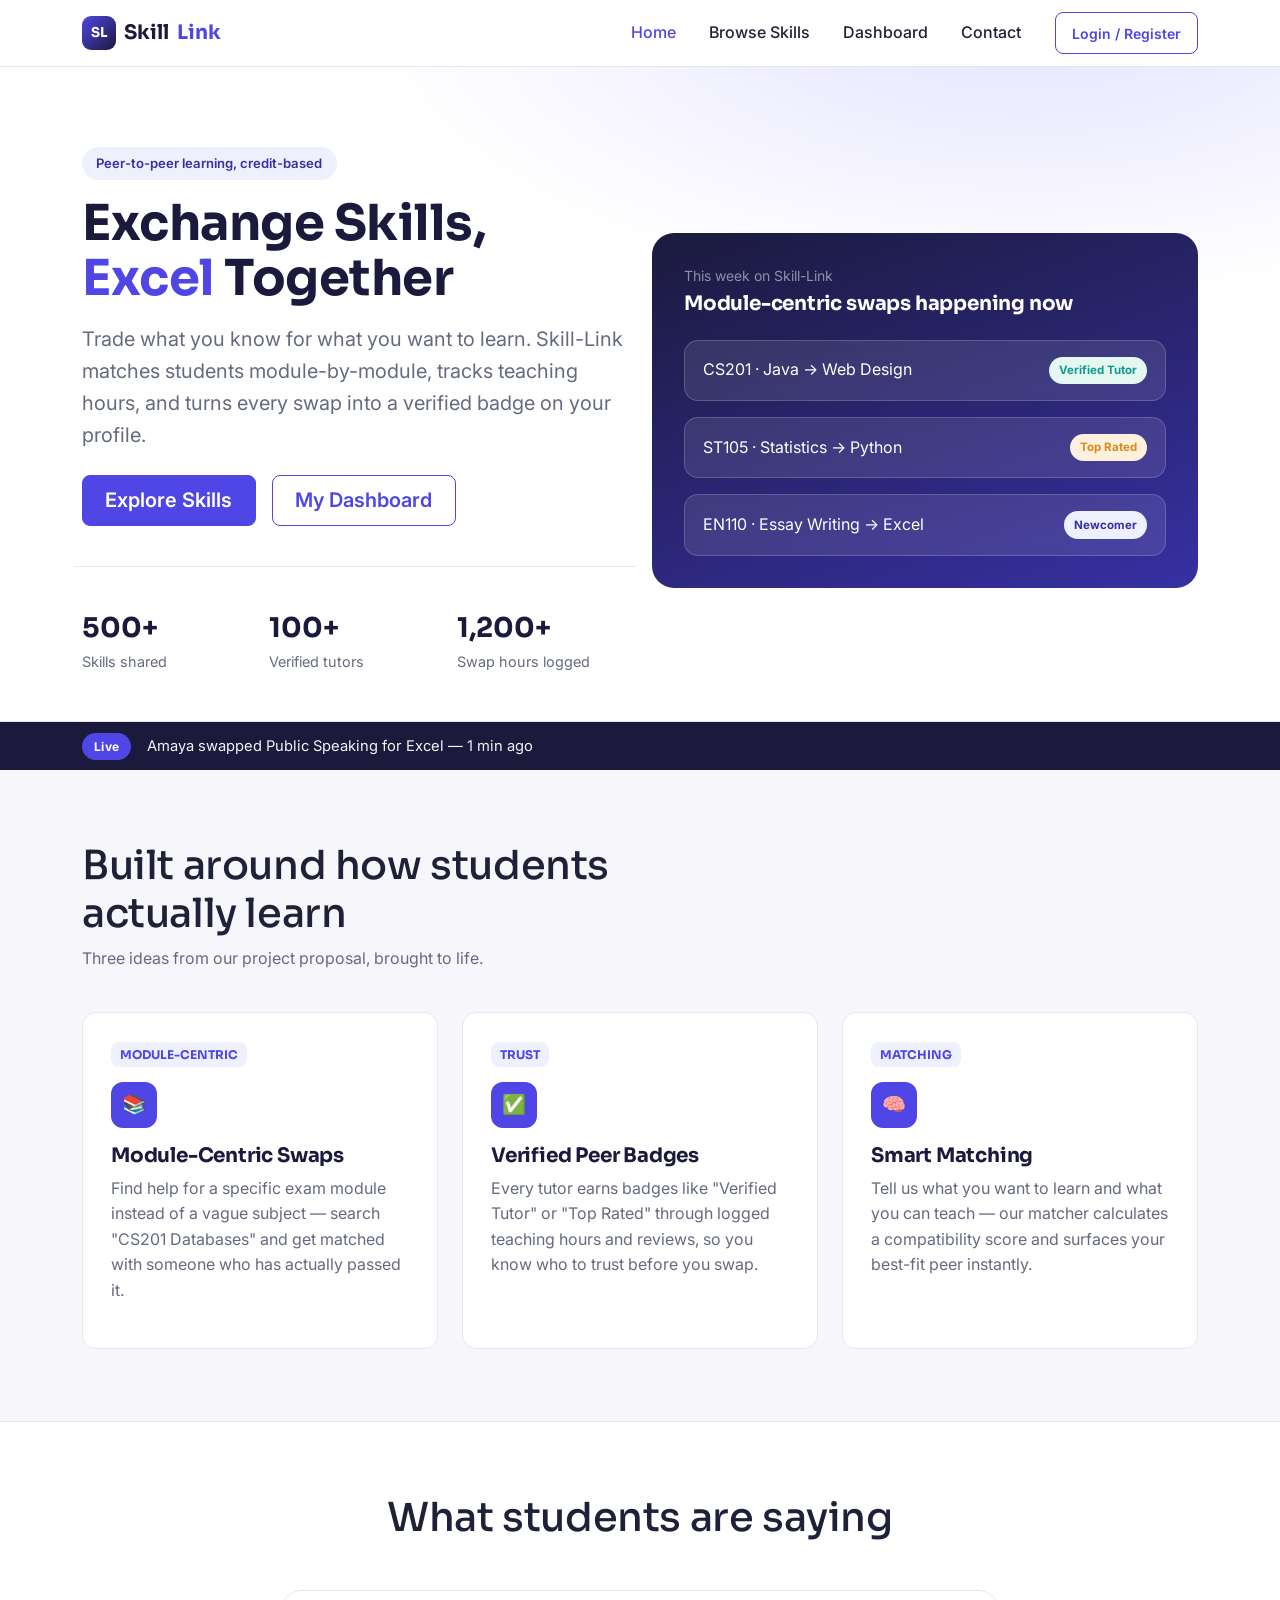
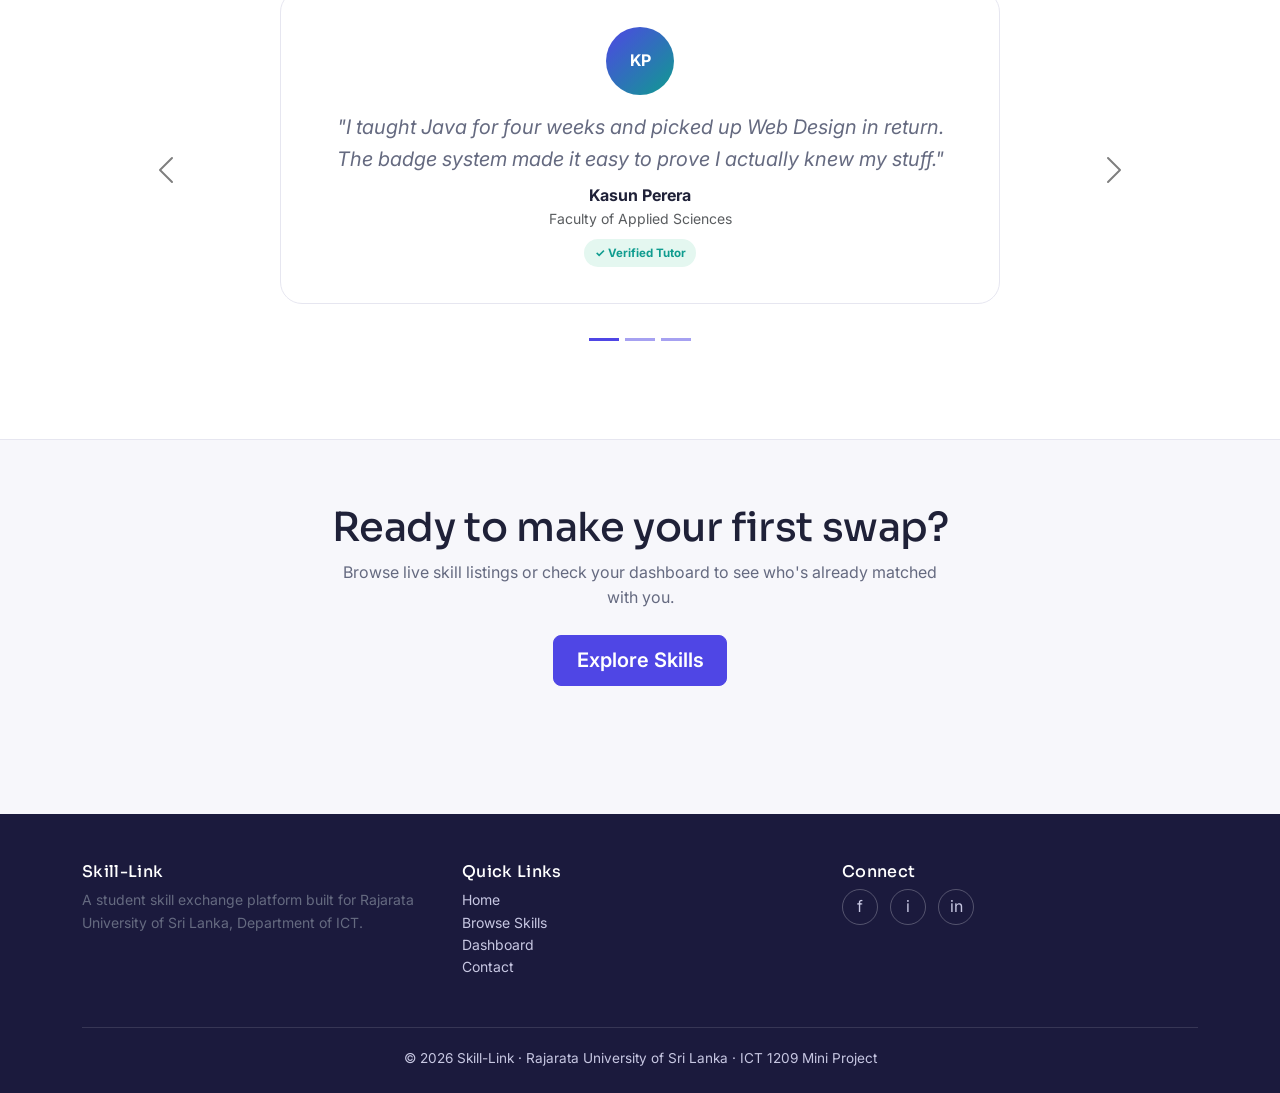
<file: index.html>
<!DOCTYPE html>
<html lang="en">
<head>
<meta charset="UTF-8">
<meta name="viewport" content="width=device-width, initial-scale=1.0">
<title>Skill-Link | Exchange Skills, Excel Together</title>
<meta name="description" content="Skill-Link is a peer-to-peer skill exchange platform for university students.">

<link href="https://fonts.googleapis.com/css2?family=Sora:wght@600;700;800&family=Inter:wght@400;500;600&display=swap" rel="stylesheet">
<link href="https://cdn.jsdelivr.net/npm/bootstrap@5.3.3/dist/css/bootstrap.min.css" rel="stylesheet">
<link rel="stylesheet" href="css/style.css">
</head>
<body>

<nav class="navbar navbar-expand-lg sticky-top navbar-custom">
  <div class="container">
    <a class="navbar-brand" href="index.html"><span class="brand-mark">SL</span>Skill<span class="brand-accent">Link</span></a>
    <button class="navbar-toggler" type="button" data-bs-toggle="collapse" data-bs-target="#navMain" aria-controls="navMain" aria-expanded="false" aria-label="Toggle navigation">
      <span class="navbar-toggler-icon"></span>
    </button>
    <div class="collapse navbar-collapse" id="navMain">
      <ul class="navbar-nav ms-auto align-items-lg-center gap-lg-1">
        <li class="nav-item"><a class="nav-link" href="index.html">Home</a></li>
        <li class="nav-item"><a class="nav-link" href="skills.php">Browse Skills</a></li>
        <li class="nav-item"><a class="nav-link" href="dashboard.php">Dashboard</a></li>
        <li class="nav-item"><a class="nav-link" href="contact.php">Contact</a></li>
        <li class="nav-item ms-lg-3"><a class="btn btn-outline-primary-custom btn-sm px-3" href="login.php">Login / Register</a></li>
      </ul>
    </div>
  </div>
</nav>

<header class="hero">
  <div class="container">
    <div class="row align-items-center gy-5">
      <div class="col-lg-6">
        <span class="eyebrow-badge">Peer-to-peer learning, credit-based</span>
        <h1>Exchange Skills, <span style="color:var(--primary)">Excel</span> Together</h1>
        <p class="fs-5 mt-3">Trade what you know for what you want to learn. Skill-Link matches students module-by-module, tracks teaching hours, and turns every swap into a verified badge on your profile.</p>
        <div class="d-flex flex-wrap gap-3 mt-4">
          <a href="skills.php" class="btn btn-primary-custom btn-lg">Explore Skills</a>
          <a href="dashboard.php" class="btn btn-outline-primary-custom btn-lg">My Dashboard</a>
        </div>

        <div class="row stat-strip g-3">
          <div class="col-6 col-sm-4">
            <div class="stat-num">500+</div>
            <div class="stat-label">Skills shared</div>
          </div>
          <div class="col-6 col-sm-4">
            <div class="stat-num">100+</div>
            <div class="stat-label">Verified tutors</div>
          </div>
          <div class="col-6 col-sm-4">
            <div class="stat-num">1,200+</div>
            <div class="stat-label">Swap hours logged</div>
          </div>
        </div>
      </div>

      <div class="col-lg-6">
        <div class="hero-visual">
          <p class="text-white-50 small mb-1">This week on Skill-Link</p>
          <h5 class="text-white mb-4">Module-centric swaps happening now</h5>
          <div class="d-flex flex-column gap-3">
            <div class="float-card d-flex justify-content-between align-items-center">
              <span>CS201 &middot; Java &rarr; Web Design</span>
              <span class="skill-badge badge-verified">Verified Tutor</span>
            </div>
            <div class="float-card d-flex justify-content-between align-items-center">
              <span>ST105 &middot; Statistics &rarr; Python</span>
              <span class="skill-badge badge-top">Top Rated</span>
            </div>
            <div class="float-card d-flex justify-content-between align-items-center">
              <span>EN110 &middot; Essay Writing &rarr; Excel</span>
              <span class="skill-badge badge-newcomer">Newcomer</span>
            </div>
          </div>
        </div>
      </div>
    </div>
  </div>
</header>

<div class="ticker-bar">
  <div class="container d-flex align-items-center gap-3">
    <span class="ticker-label">Live</span>
    <span id="tickerText" class="ticker-fade">Loading recent swaps &hellip;</span>
  </div>
</div>

<section class="py-5" id="features">
  <div class="container py-4">
    <div class="row mb-4">
      <div class="col-lg-7">
        <h2 class="h1">Built around how students actually learn</h2>
        <p>Three ideas from our project proposal, brought to life.</p>
      </div>
    </div>
    <div class="row g-4">
      <div class="col-md-4">
        <div class="feature-card">
          <span class="module-chip">MODULE-CENTRIC</span>
          <div class="feature-icon">&#128218;</div>
          <h5>Module-Centric Swaps</h5>
          <p>Find help for a specific exam module instead of a vague subject &mdash; search "CS201 Databases" and get matched with someone who has actually passed it.</p>
        </div>
      </div>
      <div class="col-md-4">
        <div class="feature-card">
          <span class="module-chip">TRUST</span>
          <div class="feature-icon">&#9989;</div>
          <h5>Verified Peer Badges</h5>
          <p>Every tutor earns badges like "Verified Tutor" or "Top Rated" through logged teaching hours and reviews, so you know who to trust before you swap.</p>
        </div>
      </div>
      <div class="col-md-4">
        <div class="feature-card">
          <span class="module-chip">MATCHING</span>
          <div class="feature-icon">&#129504;</div>
          <h5>Smart Matching</h5>
          <p>Tell us what you want to learn and what you can teach &mdash; our matcher calculates a compatibility score and surfaces your best-fit peer instantly.</p>
        </div>
      </div>
    </div>
  </div>
</section>

<section class="py-5" style="background:var(--surface); border-top:1px solid var(--border); border-bottom:1px solid var(--border);">
  <div class="container py-4">
    <h2 class="h1 text-center mb-5">What students are saying</h2>

    <div id="testimonialCarousel" class="carousel slide" data-bs-ride="carousel" data-bs-interval="4500">
      <div class="carousel-inner">
        <div class="carousel-item active">
          <div class="testimonial-card">
            <div class="avatar-ring">KP</div>
            <p class="fst-italic fs-5 mb-2">"I taught Java for four weeks and picked up Web Design in return. The badge system made it easy to prove I actually knew my stuff."</p>
            <strong>Kasun Perera</strong>
            <div class="text-muted small mb-2">Faculty of Applied Sciences</div>
            <span class="skill-badge badge-verified">&#10003; Verified Tutor</span>
          </div>
        </div>
        <div class="carousel-item">
          <div class="testimonial-card">
            <div class="avatar-ring">NR</div>
            <p class="fst-italic fs-5 mb-2">"The Smart Matcher found me a Python tutor in under a minute. Way faster than posting on a group chat and hoping someone replies."</p>
            <strong>Nimali Rathnayake</strong>
            <div class="text-muted small mb-2">Faculty of Management</div>
            <span class="skill-badge badge-top">Top Rated</span>
          </div>
        </div>
        <div class="carousel-item">
          <div class="testimonial-card">
            <div class="avatar-ring">DF</div>
            <p class="fst-italic fs-5 mb-2">"I was nervous about tutoring for the first time. Logging my hours toward a badge kept me motivated to actually show up."</p>
            <strong>Dinuka Fernando</strong>
            <div class="text-muted small mb-2">Faculty of Applied Sciences</div>
            <span class="skill-badge badge-verified">&#10003; Verified Tutor</span>
          </div>
        </div>
      </div>
      <button class="carousel-control-prev" type="button" data-bs-target="#testimonialCarousel" data-bs-slide="prev">
        <span class="carousel-control-prev-icon" style="filter:invert(1) grayscale(1)" aria-hidden="true"></span>
        <span class="visually-hidden">Previous</span>
      </button>
      <button class="carousel-control-next" type="button" data-bs-target="#testimonialCarousel" data-bs-slide="next">
        <span class="carousel-control-next-icon" style="filter:invert(1) grayscale(1)" aria-hidden="true"></span>
        <span class="visually-hidden">Next</span>
      </button>
      <div class="carousel-indicators" style="position:static; margin-top:1.5rem;">
        <button type="button" data-bs-target="#testimonialCarousel" data-bs-slide-to="0" class="active" style="background-color:var(--primary)"></button>
        <button type="button" data-bs-target="#testimonialCarousel" data-bs-slide-to="1" style="background-color:var(--primary)"></button>
        <button type="button" data-bs-target="#testimonialCarousel" data-bs-slide-to="2" style="background-color:var(--primary)"></button>
      </div>
    </div>
  </div>
</section>

<section class="py-5">
  <div class="container py-3 text-center">
    <h2 class="h1">Ready to make your first swap?</h2>
    <p class="mx-auto">Browse live skill listings or check your dashboard to see who's already matched with you.</p>
    <a href="skills.php" class="btn btn-primary-custom btn-lg mt-2">Explore Skills</a>
  </div>
</section>

<footer class="site-footer">
  <div class="container">
    <div class="row g-4">
      <div class="col-md-4">
        <h6 class="mb-2">Skill-Link</h6>
        <p class="small mb-0">A student skill exchange platform built for Rajarata University of Sri Lanka, Department of ICT.</p>
      </div>
      <div class="col-md-4">
        <h6 class="mb-2">Quick Links</h6>
        <ul class="list-unstyled small">
          <li><a href="index.html">Home</a></li>
          <li><a href="skills.php">Browse Skills</a></li>
          <li><a href="dashboard.php">Dashboard</a></li>
          <li><a href="contact.php">Contact</a></li>
        </ul>
      </div>
      <div class="col-md-4">
        <h6 class="mb-2">Connect</h6>
        <div class="footer-social">
          <a href="#" aria-label="Facebook">f</a>
          <a href="#" aria-label="Instagram">i</a>
          <a href="#" aria-label="LinkedIn">in</a>
        </div>
      </div>
    </div>
    <div class="footer-bottom text-center">
      &copy; 2026 Skill-Link &middot; Rajarata University of Sri Lanka &middot; ICT 1209 Mini Project
    </div>
  </div>
</footer>

<script src="https://cdn.jsdelivr.net/npm/bootstrap@5.3.3/dist/js/bootstrap.bundle.min.js"></script>
<script src="js/script.js"></script>
</body>
</html>
</file>
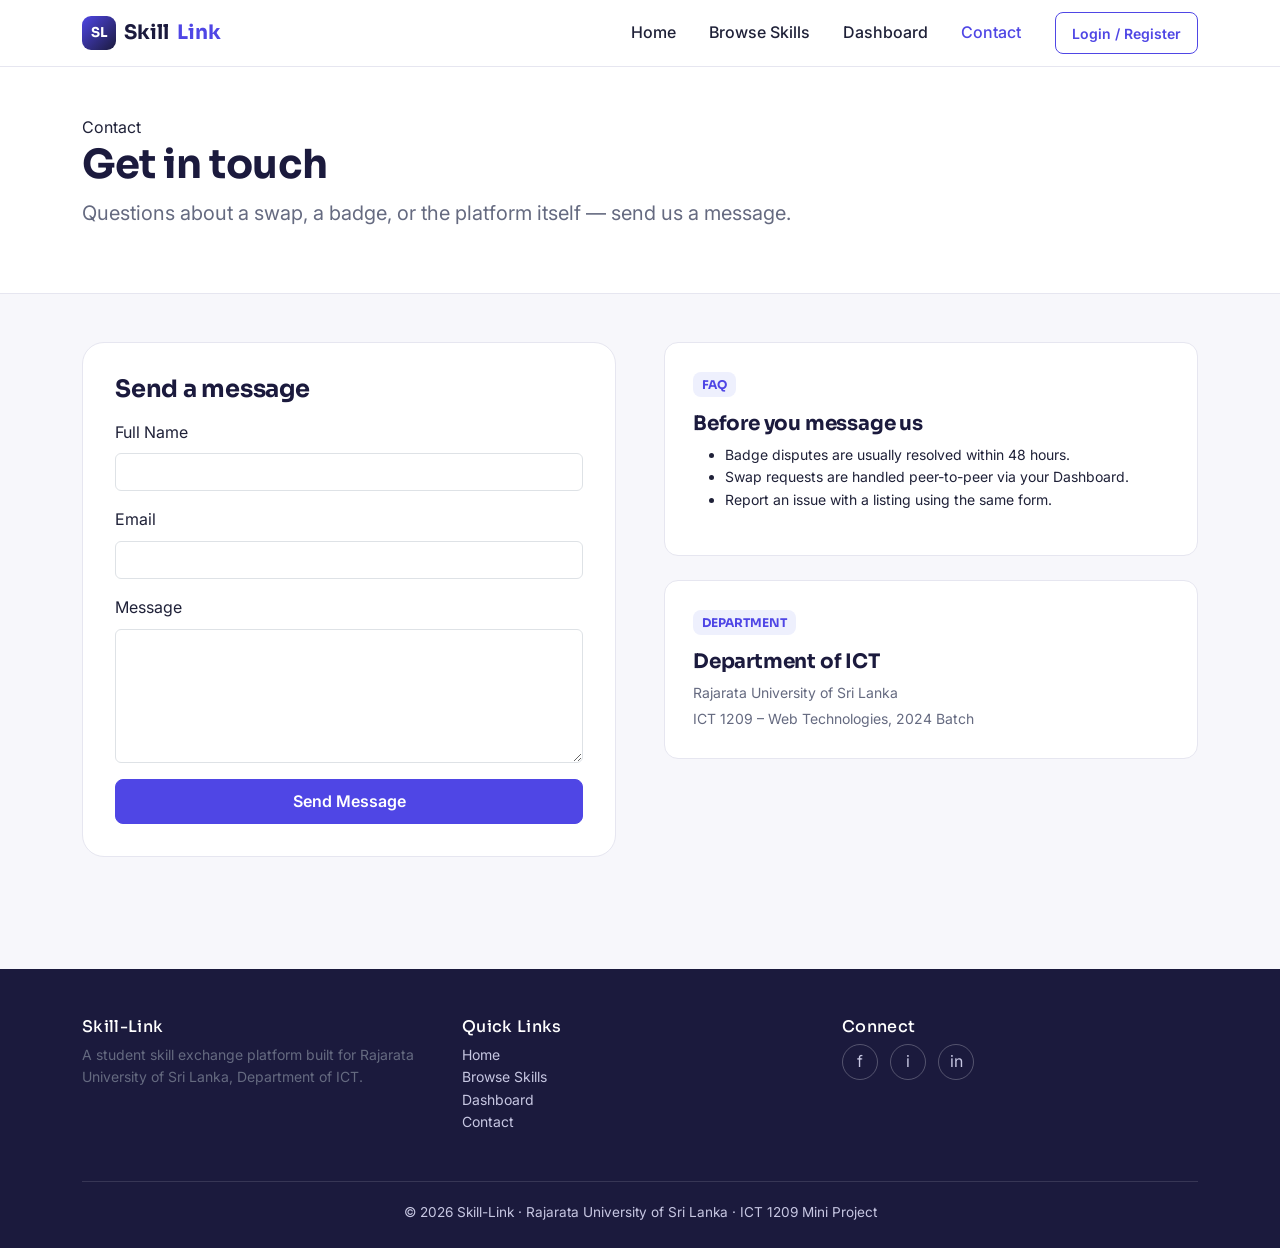
<file: contact.html>
<!DOCTYPE html>
<html lang="en">
<head>
<meta charset="UTF-8">
<meta name="viewport" content="width=device-width, initial-scale=1.0">
<title>Contact | Skill-Link</title>

<link href="https://fonts.googleapis.com/css2?family=Sora:wght@600;700;800&family=Inter:wght@400;500;600&display=swap" rel="stylesheet">
<link href="https://cdn.jsdelivr.net/npm/bootstrap@5.3.3/dist/css/bootstrap.min.css" rel="stylesheet">
<link rel="stylesheet" href="css/style.css">
</head>
<body>

<nav class="navbar navbar-expand-lg sticky-top navbar-custom">
  <div class="container">
    <a class="navbar-brand" href="index.html"><span class="brand-mark">SL</span>Skill<span class="brand-accent">Link</span></a>
    <button class="navbar-toggler" type="button" data-bs-toggle="collapse" data-bs-target="#navMain" aria-controls="navMain" aria-expanded="false" aria-label="Toggle navigation">
      <span class="navbar-toggler-icon"></span>
    </button>
    <div class="collapse navbar-collapse" id="navMain">
      <ul class="navbar-nav ms-auto align-items-lg-center gap-lg-1">
        <li class="nav-item"><a class="nav-link" href="index.html">Home</a></li>
        <li class="nav-item"><a class="nav-link" href="skills.html">Browse Skills</a></li>
        <li class="nav-item"><a class="nav-link" href="dashboard.html">Dashboard</a></li>
        <li class="nav-item"><a class="nav-link" href="contact.html">Contact</a></li>
        <li class="nav-item ms-lg-3"><a class="btn btn-outline-primary-custom btn-sm px-3" href="login.html">Login / Register</a></li>
      </ul>
    </div>
  </div>
</nav>

<header class="py-5" style="background:var(--surface); border-bottom:1px solid var(--border);">
  <div class="container">
    <span class="eyebrow-badge">Contact</span>
    <h1 class="mb-2">Get in touch</h1>
    <p class="fs-5">Questions about a swap, a badge, or the platform itself &mdash; send us a message.</p>
  </div>
</header>

<div class="container py-5">
  <div class="row g-5">
    <div class="col-lg-6">
      <div class="form-panel">
        <h4 class="mb-3">Send a message</h4>
        <form id="contactForm" novalidate>
          <div class="mb-3">
            <label for="contactName" class="form-label">Full Name</label>
            <input type="text" class="form-control" id="contactName" required>
            <div class="field-error" id="contactNameError">Please enter your full name (at least 2 characters).</div>
          </div>
          <div class="mb-3">
            <label for="contactEmail" class="form-label">Email</label>
            <input type="email" class="form-control" id="contactEmail" required>
            <div class="field-error" id="contactEmailError">Please enter a valid email address.</div>
          </div>
          <div class="mb-3">
            <label for="contactMessage" class="form-label">Message</label>
            <textarea class="form-control" id="contactMessage" rows="5" required></textarea>
            <div class="field-error" id="contactMessageError">Your message should be at least 10 characters.</div>
          </div>
          <div id="contactSuccess" class="alert alert-success py-2 small d-none">Thanks &mdash; your message has been sent. We'll reply to your email soon.</div>
          <button type="submit" class="btn btn-primary-custom w-100">Send Message</button>
        </form>
      </div>
    </div>

    <div class="col-lg-6">
      <div class="feature-card h-auto">
        <span class="module-chip">FAQ</span>
        <h5>Before you message us</h5>
        <ul class="small">
          <li>Badge disputes are usually resolved within 48 hours.</li>
          <li>Swap requests are handled peer-to-peer via your Dashboard.</li>
          <li>Report an issue with a listing using the same form.</li>
        </ul>
      </div>
      <div class="feature-card h-auto mt-4">
        <span class="module-chip">DEPARTMENT</span>
        <h5>Department of ICT</h5>
        <p class="small mb-1">Rajarata University of Sri Lanka</p>
        <p class="small mb-0">ICT 1209 &ndash; Web Technologies, 2024 Batch</p>
      </div>
    </div>
  </div>
</div>

<footer class="site-footer">
  <div class="container">
    <div class="row g-4">
      <div class="col-md-4">
        <h6 class="mb-2">Skill-Link</h6>
        <p class="small mb-0">A student skill exchange platform built for Rajarata University of Sri Lanka, Department of ICT.</p>
      </div>
      <div class="col-md-4">
        <h6 class="mb-2">Quick Links</h6>
        <ul class="list-unstyled small">
          <li><a href="index.html">Home</a></li>
          <li><a href="skills.html">Browse Skills</a></li>
          <li><a href="dashboard.html">Dashboard</a></li>
          <li><a href="contact.html">Contact</a></li>
        </ul>
      </div>
      <div class="col-md-4">
        <h6 class="mb-2">Connect</h6>
        <div class="footer-social">
          <a href="#" aria-label="Facebook">f</a>
          <a href="#" aria-label="Instagram">i</a>
          <a href="#" aria-label="LinkedIn">in</a>
        </div>
      </div>
    </div>
    <div class="footer-bottom text-center">
      &copy; 2026 Skill-Link &middot; Rajarata University of Sri Lanka &middot; ICT 1209 Mini Project
    </div>
  </div>
</footer>

<script src="https://cdn.jsdelivr.net/npm/bootstrap@5.3.3/dist/js/bootstrap.bundle.min.js"></script>
<script src="js/script.js"></script>
</body>
</html>
</file>
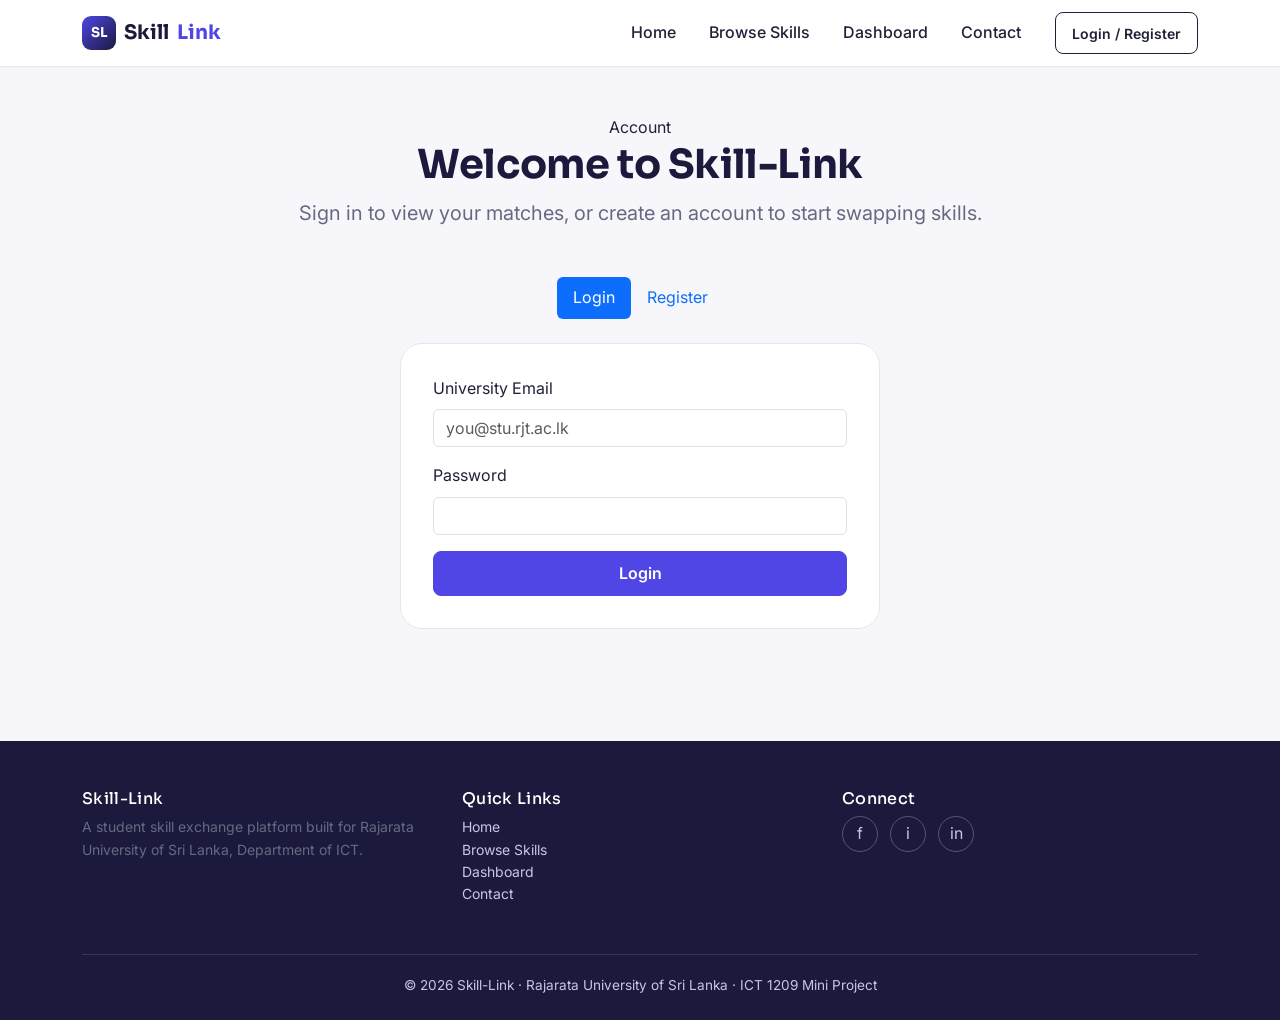
<file: login.html>
<!DOCTYPE html>
<html lang="en">
<head>
<meta charset="UTF-8">
<meta name="viewport" content="width=device-width, initial-scale=1.0">
<title>Login / Register | Skill-Link</title>

<link href="https://fonts.googleapis.com/css2?family=Sora:wght@600;700;800&family=Inter:wght@400;500;600&display=swap" rel="stylesheet">
<link href="https://cdn.jsdelivr.net/npm/bootstrap@5.3.3/dist/css/bootstrap.min.css" rel="stylesheet">
<link rel="stylesheet" href="css/style.css">
</head>
<body>

<nav class="navbar navbar-expand-lg sticky-top navbar-custom">
  <div class="container">
    <a class="navbar-brand" href="index.html"><span class="brand-mark">SL</span>Skill<span class="brand-accent">Link</span></a>
    <button class="navbar-toggler" type="button" data-bs-toggle="collapse" data-bs-target="#navMain" aria-controls="navMain" aria-expanded="false" aria-label="Toggle navigation">
      <span class="navbar-toggler-icon"></span>
    </button>
    <div class="collapse navbar-collapse" id="navMain">
      <ul class="navbar-nav ms-auto align-items-lg-center gap-lg-1">
        <li class="nav-item"><a class="nav-link" href="index.html">Home</a></li>
        <li class="nav-item"><a class="nav-link" href="skills.html">Browse Skills</a></li>
        <li class="nav-item"><a class="nav-link" href="dashboard.html">Dashboard</a></li>
        <li class="nav-item"><a class="nav-link" href="contact.html">Contact</a></li>
        <li class="nav-item ms-lg-3"><a class="btn btn-outline-primary-custom btn-sm px-3 active" href="login.html">Login / Register</a></li>
      </ul>
    </div>
  </div>
</nav>

<div class="container py-5">
  <div class="row justify-content-center">
    <div class="col-lg-10">
      <div class="text-center mb-5">
        <span class="eyebrow-badge">Account</span>
        <h1>Welcome to Skill-Link</h1>
        <p class="fs-5 mx-auto">Sign in to view your matches, or create an account to start swapping skills.</p>
      </div>

      <ul class="nav nav-pills justify-content-center mb-4" id="authTabs" role="tablist">
        <li class="nav-item" role="presentation">
          <button class="nav-link active" id="login-tab" data-bs-toggle="pill" data-bs-target="#loginPane" type="button" role="tab">Login</button>
        </li>
        <li class="nav-item" role="presentation">
          <button class="nav-link" id="register-tab" data-bs-toggle="pill" data-bs-target="#registerPane" type="button" role="tab">Register</button>
        </li>
      </ul>

      <div class="tab-content">
        <div class="tab-pane fade show active" id="loginPane" role="tabpanel">
          <div class="form-panel mx-auto" style="max-width:480px;">
            <form id="loginForm" novalidate>
              <div class="mb-3">
                <label for="loginEmail" class="form-label">University Email</label>
                <input type="email" class="form-control" id="loginEmail" placeholder="you@stu.rjt.ac.lk" required>
              </div>
              <div class="mb-3">
                <label for="loginPassword" class="form-label">Password</label>
                <input type="password" class="form-control" id="loginPassword" required>
              </div>
              <div id="loginMsg" class="small mb-2"></div>
              <button type="submit" class="btn btn-primary-custom w-100">Login</button>
            </form>
          </div>
        </div>

        <div class="tab-pane fade" id="registerPane" role="tabpanel">
          <div class="form-panel mx-auto" style="max-width:480px;">
            <form id="registerForm" novalidate>
              <div class="mb-3">
                <label for="registerName" class="form-label">Full Name</label>
                <input type="text" class="form-control" id="registerName" required>
              </div>
              <div class="mb-3">
                <label for="registerEmail" class="form-label">University Email</label>
                <input type="email" class="form-control" id="registerEmail" required>
              </div>
              <div class="mb-3">
                <label for="registerPassword" class="form-label">Password</label>
                <input type="password" class="form-control" id="registerPassword" minlength="6" required>
              </div>
              <div id="registerMsg" class="small mb-2"></div>
              <button type="submit" class="btn btn-primary-custom w-100">Get Started</button>
            </form>
          </div>
        </div>
      </div>
    </div>
  </div>
</div>

<footer class="site-footer">
  <div class="container">
    <div class="row g-4">
      <div class="col-md-4">
        <h6 class="mb-2">Skill-Link</h6>
        <p class="small mb-0">A student skill exchange platform built for Rajarata University of Sri Lanka, Department of ICT.</p>
      </div>
      <div class="col-md-4">
        <h6 class="mb-2">Quick Links</h6>
        <ul class="list-unstyled small">
          <li><a href="index.html">Home</a></li>
          <li><a href="skills.html">Browse Skills</a></li>
          <li><a href="dashboard.html">Dashboard</a></li>
          <li><a href="contact.html">Contact</a></li>
        </ul>
      </div>
      <div class="col-md-4">
        <h6 class="mb-2">Connect</h6>
        <div class="footer-social">
          <a href="#" aria-label="Facebook">f</a>
          <a href="#" aria-label="Instagram">i</a>
          <a href="#" aria-label="LinkedIn">in</a>
        </div>
      </div>
    </div>
    <div class="footer-bottom text-center">
      &copy; 2026 Skill-Link &middot; Rajarata University of Sri Lanka &middot; ICT 1209 Mini Project
    </div>
  </div>
</footer>

<script src="https://cdn.jsdelivr.net/npm/bootstrap@5.3.3/dist/js/bootstrap.bundle.min.js"></script>
<script src="js/script.js"></script>
</body>
</html>
</file>
<file: css/style.css>
:root {
  --primary: #4f46e5;
  --primary-dark: #3730a3;
  --primary-light: #eef0fd;
  --navy: #1b1a3d;
  --navy-soft: #262456;
  --teal: #0f9c8f;
  --amber: #d98a1f;
  --bg: #f7f7fb;
  --surface: #ffffff;
  --text: #1f2138;
  --text-muted: #656a80;
  --border: #e6e6f0;
  --radius-sm: 8px;
  --radius-md: 14px;
  --radius-lg: 22px;
  --shadow: 0 10px 30px -18px rgba(27, 26, 61, 0.35);
  --font-head: "Sora", "Segoe UI", sans-serif;
  --font-body: "Inter", "Segoe UI", sans-serif;
}

* { box-sizing: border-box; }

html { scroll-behavior: smooth; }

body {
  font-family: var(--font-body);
  color: var(--text);
  background: var(--bg);
  line-height: 1.6;
}

h1, h2, h3, h4, h5, .display-headline {
  font-family: var(--font-head);
  color: var(--navy);
  font-weight: 700;
  letter-spacing: -0.01em;
}

p { color: var(--text-muted); max-width: 62ch; }

a { color: var(--primary); text-decoration: none; }
a:hover { color: var(--primary-dark); }

.container-narrow { max-width: 1140px; margin: 0 auto; }

.btn-primary-custom {
  background: var(--primary);
  border: 1px solid var(--primary);
  color: #fff;
  border-radius: var(--radius-sm);
  padding: 0.6rem 1.4rem;
  font-weight: 600;
  transition: background 0.15s ease, transform 0.15s ease;
}
.btn-primary-custom:hover { background: var(--primary-dark); color: #fff; transform: translateY(-1px); }

.btn-outline-primary-custom {
  background: transparent;
  border: 1px solid var(--primary);
  color: var(--primary);
  border-radius: var(--radius-sm);
  padding: 0.6rem 1.4rem;
  font-weight: 600;
  transition: all 0.15s ease;
}
.btn-outline-primary-custom:hover { background: var(--primary); color: #fff; }

.btn-navy {
  background: var(--navy);
  border: 1px solid var(--navy);
  color: #fff;
  border-radius: var(--radius-sm);
  font-weight: 600;
}
.btn-navy:hover { background: #100f28; color: #fff; }

.navbar-custom {
  background: rgba(255, 255, 255, 0.92);
  backdrop-filter: blur(8px);
  border-bottom: 1px solid var(--border);
  padding-top: 0.7rem;
  padding-bottom: 0.7rem;
}
.navbar-brand {
  font-family: var(--font-head);
  font-weight: 700;
  font-size: 1.25rem;
  color: var(--navy);
  display: flex;
  align-items: center;
  gap: 0.5rem;
}
.brand-mark {
  display: inline-grid;
  place-items: center;
  width: 34px; height: 34px;
  border-radius: 9px;
  background: linear-gradient(135deg, var(--primary), var(--navy));
  color: #fff;
  font-size: 0.85rem;
  font-weight: 700;
}
.brand-accent { color: var(--primary); }
.navbar-custom .nav-link {
  color: var(--text);
  font-weight: 500;
  padding: 0.5rem 0.9rem !important;
  border-radius: var(--radius-sm);
}
.navbar-custom .nav-link:hover,
.navbar-custom .nav-link.active { color: var(--primary); }

.site-footer {
  background: var(--navy);
  color: #c7c7e2;
  padding: 3rem 0 1.5rem;
  margin-top: 4rem;
}
.site-footer h6 { color: #fff; font-family: var(--font-head); letter-spacing: 0.02em; }
.site-footer a { color: #c7c7e2; }
.site-footer a:hover { color: #fff; }
.footer-social a {
  display: inline-grid; place-items: center;
  width: 36px; height: 36px;
  border-radius: 50%;
  border: 1px solid rgba(255,255,255,0.25);
  margin-right: 0.5rem;
}
.footer-bottom { border-top: 1px solid rgba(255,255,255,0.12); margin-top: 2rem; padding-top: 1.25rem; font-size: 0.85rem; }

.hero {
  background: radial-gradient(1100px 500px at 80% -10%, #e4e2ff 0%, transparent 60%), var(--surface);
  padding: 5rem 0 3rem;
  border-bottom: 1px solid var(--border);
}
.hero .eyebrow-badge {
  display: inline-block;
  background: var(--primary-light);
  color: var(--primary-dark);
  border-radius: 999px;
  padding: 0.35rem 0.9rem;
  font-size: 0.82rem;
  font-weight: 600;
  margin-bottom: 1rem;
}
.hero h1 { font-size: clamp(2.1rem, 4vw, 3.1rem); line-height: 1.12; }
.stat-strip { border-top: 1px solid var(--border); margin-top: 2.5rem; padding-top: 1.5rem; }
.stat-strip .stat-num { font-family: var(--font-head); font-size: 1.7rem; font-weight: 700; color: var(--navy); }
.stat-strip .stat-label { color: var(--text-muted); font-size: 0.9rem; }

.hero-visual {
  background: linear-gradient(160deg, var(--navy), var(--primary-dark));
  border-radius: var(--radius-lg);
  padding: 2rem;
  color: #fff;
  min-height: 320px;
  position: relative;
  overflow: hidden;
}
.hero-visual .float-card {
  background: rgba(255,255,255,0.1);
  border: 1px solid rgba(255,255,255,0.18);
  border-radius: var(--radius-md);
  padding: 1rem 1.1rem;
  backdrop-filter: blur(4px);
}

.ticker-bar {
  background: var(--navy);
  color: #fff;
  padding: 0.65rem 0;
  overflow: hidden;
}
.ticker-bar .ticker-label {
  background: var(--primary);
  border-radius: 999px;
  padding: 0.25rem 0.75rem;
  font-size: 0.75rem;
  font-weight: 700;
  letter-spacing: 0.03em;
}
#tickerText { font-size: 0.92rem; opacity: 0.95; }
.ticker-fade { animation: tickerFade 0.5s ease; }
@keyframes tickerFade { from { opacity: 0; transform: translateY(4px);} to { opacity: 1; transform: translateY(0);} }

.feature-card {
  background: var(--surface);
  border: 1px solid var(--border);
  border-radius: var(--radius-md);
  padding: 1.75rem;
  height: 100%;
  transition: transform 0.18s ease, box-shadow 0.18s ease;
}
.feature-card:hover { transform: translateY(-4px); box-shadow: var(--shadow); }
.feature-card .module-chip {
  font-family: var(--font-head);
  font-size: 0.75rem;
  font-weight: 700;
  color: var(--primary);
  background: var(--primary-light);
  border-radius: var(--radius-sm);
  display: inline-block;
  padding: 0.2rem 0.55rem;
  margin-bottom: 0.9rem;
}
.feature-icon {
  width: 46px; height: 46px;
  border-radius: 12px;
  display: grid; place-items: center;
  background: var(--primary);
  color: #fff;
  margin-bottom: 1rem;
  font-size: 1.2rem;
}

.testimonial-card {
  background: var(--surface);
  border: 1px solid var(--border);
  border-radius: var(--radius-lg);
  padding: 2.25rem;
  max-width: 720px;
  margin: 0 auto;
  text-align: center;
}
.testimonial-card .avatar-ring {
  width: 68px; height: 68px;
  border-radius: 50%;
  background: linear-gradient(135deg, var(--primary), var(--teal));
  color: #fff;
  display: grid; place-items: center;
  font-weight: 700;
  margin: 0 auto 1rem;
}

.skill-badge {
  display: inline-flex;
  align-items: center;
  gap: 0.3rem;
  font-size: 0.72rem;
  font-weight: 700;
  border-radius: 999px;
  padding: 0.28rem 0.65rem;
  cursor: pointer;
  border: none;
}
.skill-badge.badge-verified { background: #e4f7f0; color: var(--teal); }
.skill-badge.badge-top { background: #fdf1de; color: var(--amber); }
.skill-badge.badge-newcomer { background: var(--primary-light); color: var(--primary-dark); }
.skill-badge:hover { filter: brightness(0.95); }

.skill-card {
  background: var(--surface);
  border: 1px solid var(--border);
  border-radius: var(--radius-md);
  padding: 1.4rem;
  height: 100%;
  transition: box-shadow 0.15s ease, transform 0.15s ease;
}
.skill-card:hover { box-shadow: var(--shadow); transform: translateY(-2px); }
.skill-card .subject-tag {
  font-size: 0.72rem;
  font-weight: 700;
  color: var(--primary-dark);
  background: var(--primary-light);
  border-radius: var(--radius-sm);
  padding: 0.2rem 0.5rem;
}
.skill-card .level-pill {
  font-size: 0.72rem;
  font-weight: 600;
  border-radius: 999px;
  padding: 0.2rem 0.6rem;
  border: 1px solid var(--border);
  color: var(--text-muted);
}
.skill-card .tutor-avatar {
  width: 42px; height: 42px;
  border-radius: 50%;
  background: var(--navy);
  color: #fff;
  display: grid; place-items: center;
  font-weight: 700;
  font-size: 0.85rem;
}
.skill-card.filtered-out { display: none; }

.filter-bar {
  background: var(--surface);
  border: 1px solid var(--border);
  border-radius: var(--radius-md);
  padding: 1.25rem;
}
.filter-bar label { font-size: 0.8rem; font-weight: 600; color: var(--navy); }

.matcher-widget {
  background: linear-gradient(160deg, var(--navy), var(--primary-dark));
  border-radius: var(--radius-lg);
  padding: 2rem;
  color: #fff;
}
.matcher-widget select {
  border-radius: var(--radius-sm);
  border: none;
  padding: 0.6rem 0.8rem;
}
#matchResultZone { min-height: 4px; }
.match-result-card {
  background: var(--surface);
  color: var(--text);
  border-radius: var(--radius-md);
  padding: 1.25rem;
  display: flex;
  align-items: center;
  gap: 1rem;
  opacity: 0;
  transform: translateY(10px);
  animation: matchFadeIn 0.5s ease forwards;
}
@keyframes matchFadeIn { to { opacity: 1; transform: translateY(0); } }
.match-percent-ring {
  width: 64px; height: 64px;
  border-radius: 50%;
  display: grid; place-items: center;
  font-weight: 700;
  font-family: var(--font-head);
  color: #fff;
  background: conic-gradient(var(--teal) calc(var(--pct, 0) * 1%), #e6e6f0 0);
  position: relative;
}
.match-percent-ring::after {
  content: attr(data-pct) "%";
  position: absolute;
  inset: 6px;
  border-radius: 50%;
  background: var(--surface);
  color: var(--navy);
  display: grid; place-items: center;
  font-size: 0.85rem;
}

.profile-card {
  background: var(--surface);
  border: 1px solid var(--border);
  border-radius: var(--radius-lg);
  padding: 1.75rem;
}
.profile-photo {
  width: 78px;
  height: 78px;
  border-radius: 50%;
  overflow: hidden;
  flex-shrink: 0;
}

.profile-photo img {
  width: 100%;
  height: 100%;
  object-fit: cover;
  display: block;
}
.progress-track { height: 10px; border-radius: 999px; background: var(--border); overflow: hidden; }
.progress-fill { height: 100%; background: linear-gradient(90deg, var(--primary), var(--teal)); border-radius: 999px; transition: width 0.6s ease; }

.match-suggestion-card {
  border: 1px solid var(--border);
  border-radius: var(--radius-md);
  padding: 1rem;
  display: flex;
  align-items: center;
  gap: 1rem;
  background: var(--surface);
}

.peer-photo {
  width: 72px;
  height: 72px;
  border-radius: 50%;
  object-fit: cover;
  flex-shrink: 0;
  display: block;
}

.circular-badge {
  --pct: 0;
  width: 56px; height: 56px;
  border-radius: 50%;
  background: conic-gradient(var(--primary) calc(var(--pct) * 1%), var(--border) 0);
  display: grid; place-items: center;
  flex-shrink: 0;
}
.circular-badge span {
  width: 44px; height: 44px;
  border-radius: 50%;
  background: var(--surface);
  display: grid; place-items: center;
  font-size: 0.75rem;
  font-weight: 700;
  color: var(--navy);
}

.swap-table thead { background: var(--primary-light); }
.swap-table th { color: var(--primary-dark); font-size: 0.8rem; text-transform: none; }
.swap-status { font-size: 0.72rem; font-weight: 700; border-radius: 999px; padding: 0.25rem 0.65rem; }
.swap-status.pending { background: #fdf1de; color: var(--amber); }
.swap-status.accepted { background: #e4f7f0; color: var(--teal); }
.swap-status.declined { background: #fde8e8; color: #c0392b; }

.form-panel {
  background: var(--surface);
  border: 1px solid var(--border);
  border-radius: var(--radius-lg);
  padding: 2rem;
}
.form-control:focus, .form-select:focus {
  border-color: var(--primary);
  box-shadow: 0 0 0 0.2rem rgba(79, 70, 229, 0.15);
}
.is-invalid-custom { border-color: #c0392b !important; }
.field-error { color: #c0392b; font-size: 0.8rem; display: none; margin-top: 0.25rem; }
.field-error.show { display: block; }

a:focus-visible, button:focus-visible, input:focus-visible, select:focus-visible {
  outline: 2px solid var(--primary);
  outline-offset: 2px;
}

@media (prefers-reduced-motion: reduce) {
  * { animation-duration: 0.001ms !important; transition-duration: 0.001ms !important; }
}

@media (max-width: 767px) {
  .hero { padding: 3.25rem 0 2rem; }
  .matcher-widget { padding: 1.4rem; }
}

.match-suggestion-card {
  min-height: 96px;
}

.match-suggestion-card .flex-grow-1 {
  min-width: 0;
}

.match-suggestion-card strong {
  font-family: var(--font-head);
  color: var(--navy);
}
</file>
